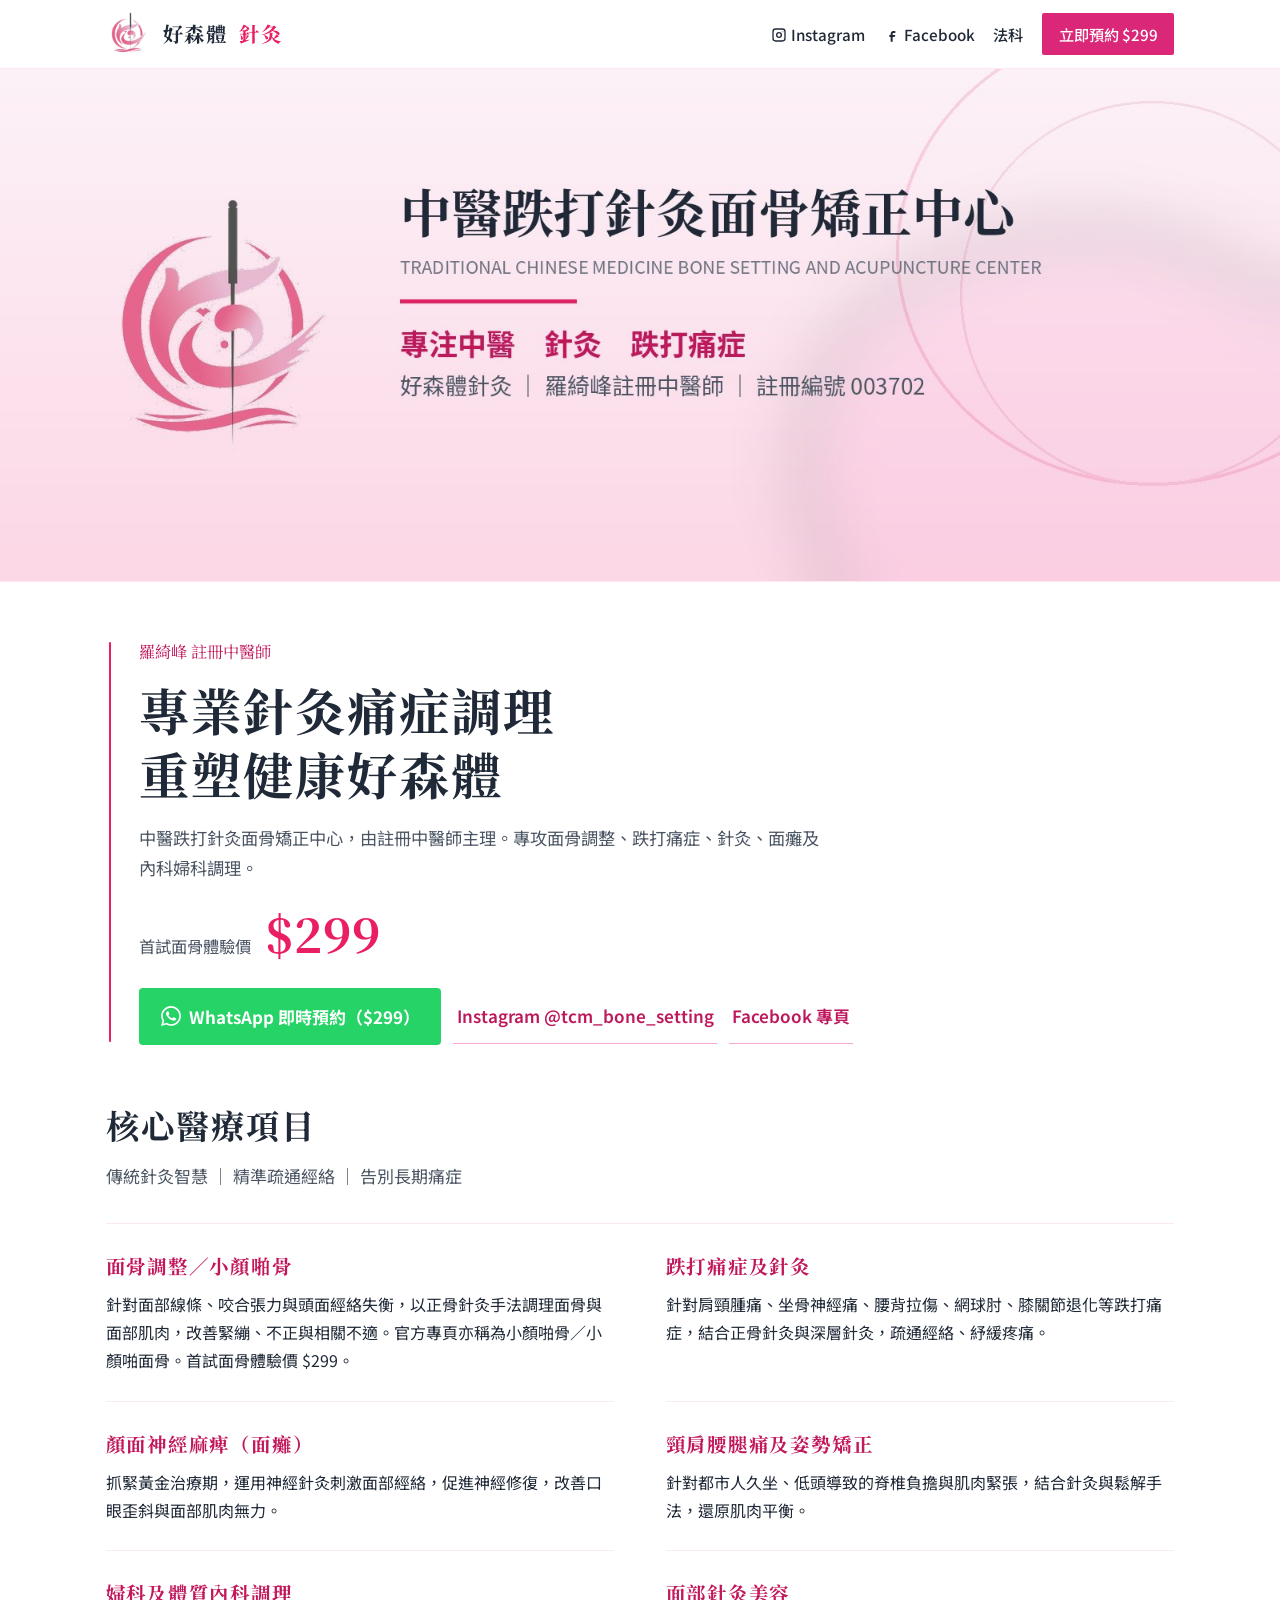
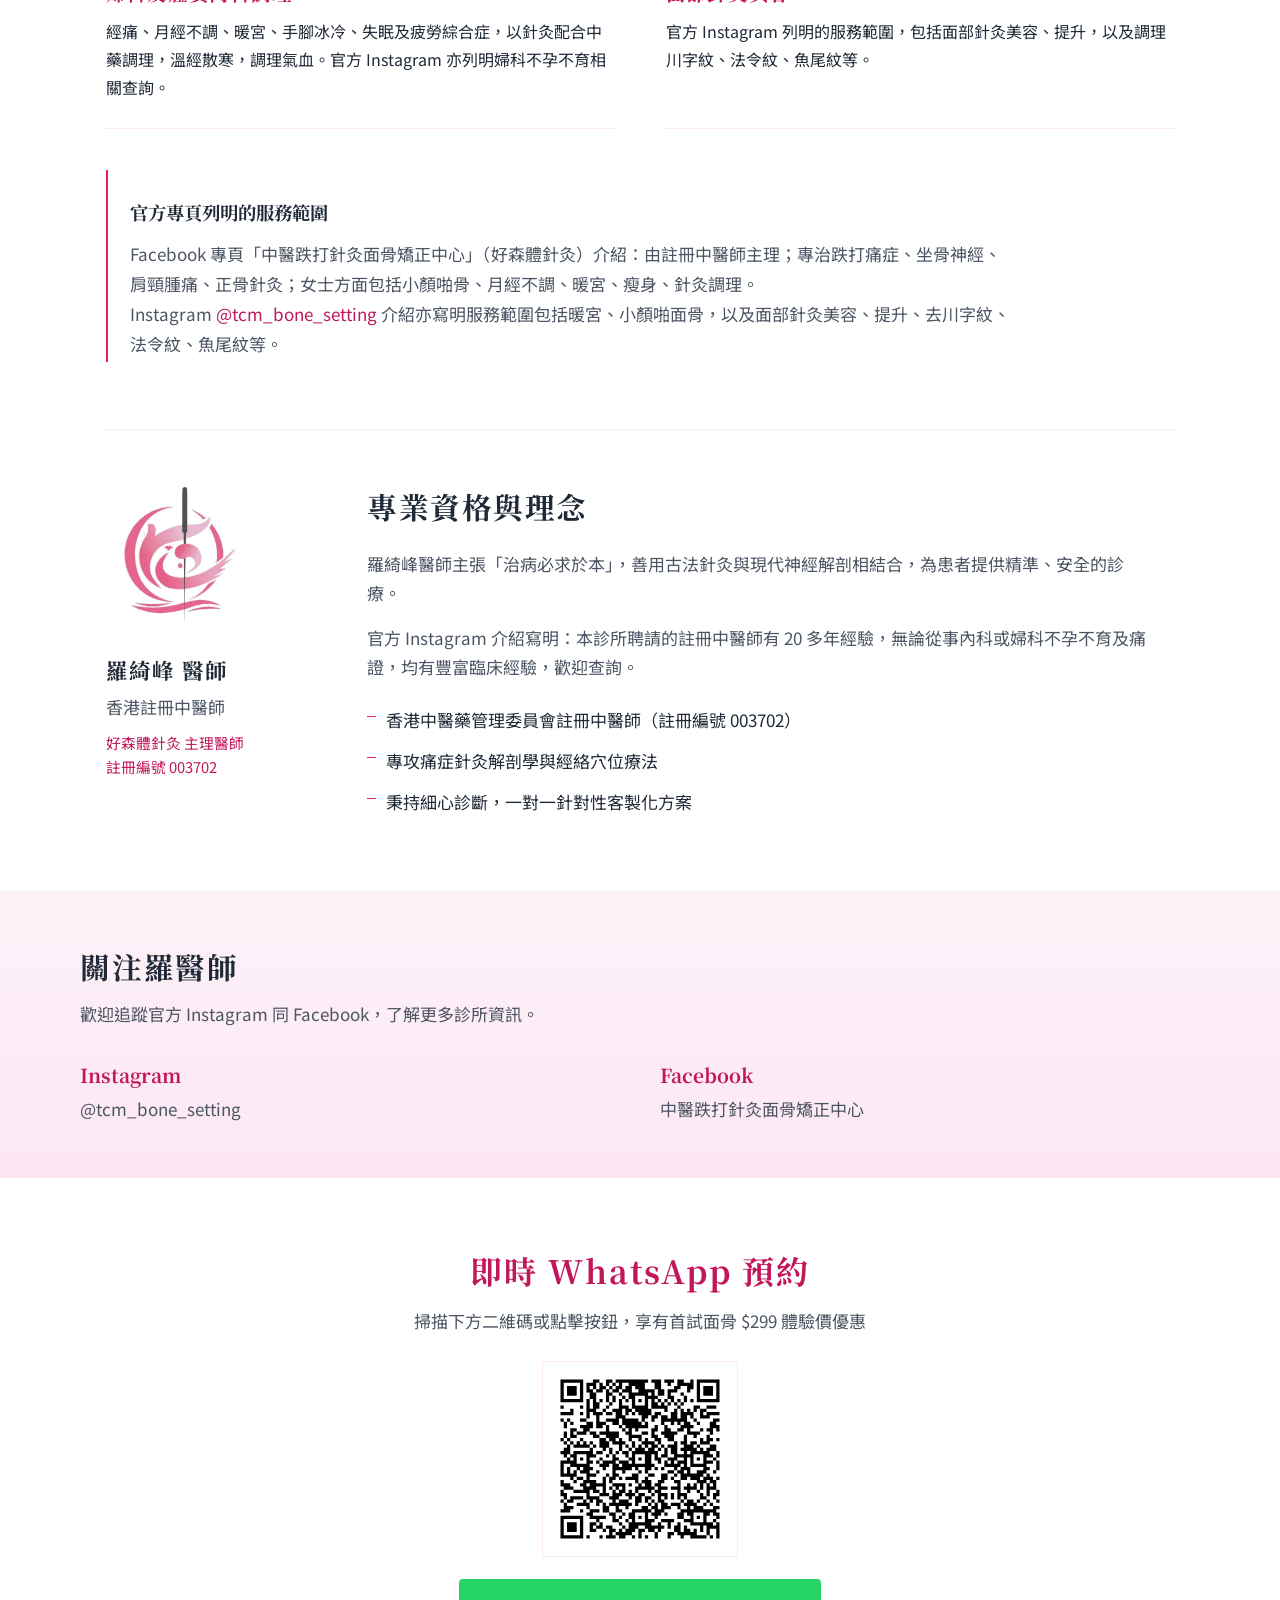
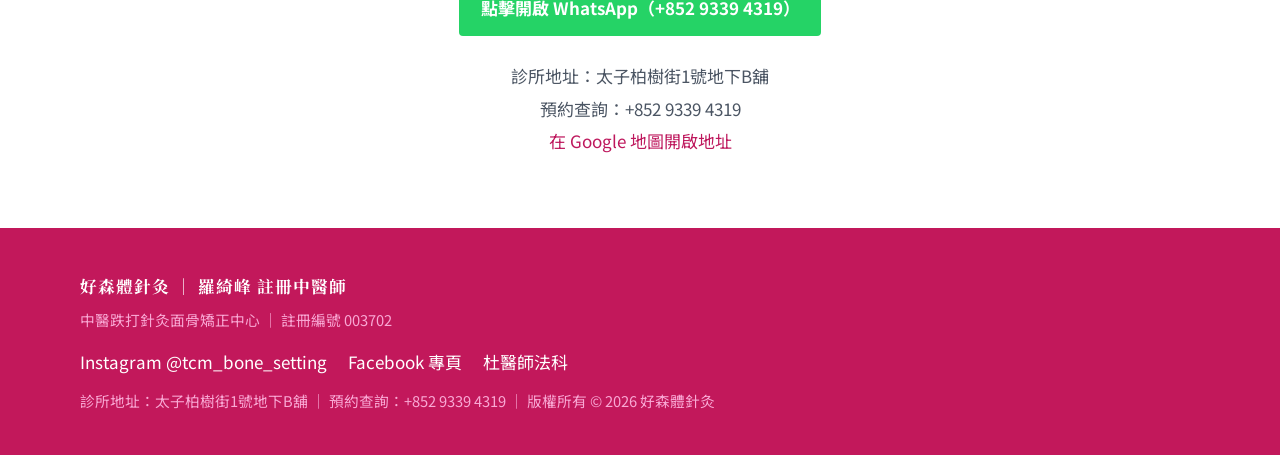
<file: index.html>
<!DOCTYPE html>
<html lang="zh-HK">
<head>
    <meta charset="UTF-8">
    <meta name="viewport" content="width=device-width, initial-scale=1.0">
    <title>好森體針灸 | 羅綺峰 註冊中醫師</title>
    <meta name="description" content="好森體針灸（中醫跌打針灸面骨矯正中心）由羅綺峰註冊中醫師主理，註冊編號 003702。專治面骨調整、跌打痛症、針灸、面癱、頸肩腰腿痛、婦科及面部針灸美容。首試面骨 $299。WhatsApp 9339 4319。">
    <link rel="icon" href="[data-uri]" type="image/png">
    <link rel="apple-touch-icon" href="[data-uri]">
    <link rel="preconnect" href="https://fonts.googleapis.com">
    <link rel="preconnect" href="https://fonts.gstatic.com" crossorigin>
    <link href="https://fonts.googleapis.com/css2?family=Noto+Serif+TC:wght@500;700&family=Noto+Sans+TC:wght@400;500;600;700&display=swap" rel="stylesheet">
    <link rel="stylesheet" href="style.css">
</head>
<body>
    <header>
        <div class="nav">
            <a href="index.html" class="logo"><span class="logo-img" role="img" aria-label="好森體針灸標誌"></span>好森體<em>針灸</em></a>
            <a class="btn-book nav-cta" href="https://wa.me/85293394319?text=%E4%BD%A0%E5%A5%BD%EF%BC%8C%E6%83%B3%E9%A0%90%E7%B4%84%E7%BE%85%E7%B6%BA%E5%B3%B0%E9%86%AB%E5%B8%AB%E9%87%9D%E7%81%B8%E6%9C%8D%E5%8B%99" target="_blank" rel="noopener">立即預約 $299</a>
            <nav class="nav-links">
                <a href="https://www.instagram.com/tcm_bone_setting/" target="_blank" rel="noopener"><svg viewBox="0 0 24 24" aria-hidden="true"><path d="M7 2h10a5 5 0 0 1 5 5v10a5 5 0 0 1-5 5H7a5 5 0 0 1-5-5V7a5 5 0 0 1 5-5zm0 2a3 3 0 0 0-3 3v10a3 3 0 0 0 3 3h10a3 3 0 0 0 3-3V7a3 3 0 0 0-3-3H7zm5 3.5A4.5 4.5 0 1 1 7.5 12 4.5 4.5 0 0 1 12 7.5zm0 2A2.5 2.5 0 1 0 14.5 12 2.5 2.5 0 0 0 12 9.5zM17.75 6.5a.75.75 0 1 1-.75.75.75.75 0 0 1 .75-.75z"/></svg>Instagram</a>
                <a href="https://www.facebook.com/profile.php?id=61573753662491" target="_blank" rel="noopener"><svg viewBox="0 0 24 24" aria-hidden="true"><path d="M14 9h3V6h-3c-2.2 0-4 1.8-4 4v2H8v3h2v7h3v-7h3l1-3h-4v-2c0-.6.4-1 1-1z"/></svg>Facebook</a>
                <a href="fake.html">法科</a>
                <a class="btn-book" href="https://wa.me/85293394319?text=%E4%BD%A0%E5%A5%BD%EF%BC%8C%E6%83%B3%E9%A0%90%E7%B4%84%E7%BE%85%E7%B6%BA%E5%B3%B0%E9%86%AB%E5%B8%AB%E9%87%9D%E7%81%B8%E6%9C%8D%E5%8B%99" target="_blank" rel="noopener">立即預約 $299</a>
            </nav>
        </div>
    </header>

    <div class="cover">
        <img src="[data-uri]" alt="中醫跌打針灸面骨矯正中心／好森體針灸官方標誌，專注中醫、針灸、跌打痛症，註冊編號 003702">
    </div>
    <div class="cover-mobile">
        <span class="logo-img" role="img" aria-label="好森體針灸標誌"></span>
        <h1>中醫跌打針灸面骨矯正中心</h1>
        <p class="en">TRADITIONAL CHINESE MEDICINE BONE SETTING AND ACUPUNCTURE CENTER</p>
        <p class="focus">專注中醫　針灸　跌打痛症</p>
        <p class="meta">好森體針灸 ｜ 羅綺峰註冊中醫師 ｜ 註冊編號 003702</p>
    </div>

    <section class="welcome">
        <div class="needle" aria-hidden="true"></div>
        <div>
            <p class="physician">羅綺峰 註冊中醫師</p>
            <h1>專業針灸痛症調理<br>重塑健康好森體</h1>
            <p class="lede">中醫跌打針灸面骨矯正中心，由註冊中醫師主理。專攻面骨調整、跌打痛症、針灸、面癱及內科婦科調理。</p>
            <p class="price"><span>首試面骨體驗價</span><strong>$299</strong></p>
            <div class="cta">
                <a class="btn-wa" href="https://wa.me/85293394319?text=%E4%BD%A0%E5%A5%BD%EF%BC%8C%E6%83%B3%E9%A0%90%E7%B4%84%E7%BE%85%E7%B6%BA%E5%B3%B0%E9%86%AB%E5%B8%AB%E9%87%9D%E7%81%B8%E6%9C%8D%E5%8B%99" target="_blank" rel="noopener"><svg viewBox="0 0 24 24" aria-hidden="true"><path d="M.057 24l1.687-6.163c-1.041-1.804-1.588-3.849-1.587-5.946.003-6.556 5.338-11.891 11.893-11.891 3.181.001 6.167 1.24 8.413 3.488 2.245 2.248 3.481 5.236 3.48 8.414-.003 6.557-5.338 11.892-11.893 11.892-1.99-.001-3.951-.5-5.688-1.448l-6.305 1.654zm6.597-3.807c1.676.995 3.276 1.591 5.392 1.592 5.448 0 9.886-4.434 9.889-9.885.002-5.462-4.415-9.89-9.881-9.892-5.452 0-9.887 4.434-9.889 9.884-.001 2.225.651 3.891 1.746 5.634l-.999 3.648 3.742-.981zm11.387-5.464c-.074-.124-.272-.198-.57-.347-.297-.149-1.758-.868-2.031-.967-.272-.099-.47-.149-.669.149-.198.297-.768.967-.941 1.165-.173.198-.347.223-.644.074-.297-.149-1.255-.462-2.39-1.475-.883-.788-1.48-1.761-1.653-2.059-.173-.297-.018-.458.13-.606.134-.133.297-.347.446-.521.151-.172.2-.296.3-.495.099-.198.05-.372-.025-.521-.075-.148-.669-1.611-.916-2.206-.242-.579-.487-.501-.669-.51l-.57-.01c-.198 0-.52.074-.792.372s-1.04 1.016-1.04 2.479 1.065 2.876 1.213 3.074c.149.198 2.095 3.2 5.076 4.487.709.306 1.263.489 1.694.626.712.226 1.36.194 1.872.118.572-.085 1.758-.719 2.006-1.413.248-.695.248-1.29.173-1.414z"/></svg>WhatsApp 即時預約（$299）</a>
                <a class="btn-quiet" href="https://www.instagram.com/tcm_bone_setting/" target="_blank" rel="noopener">Instagram @tcm_bone_setting</a>
                <a class="btn-quiet" href="https://www.facebook.com/profile.php?id=61573753662491" target="_blank" rel="noopener">Facebook 專頁</a>
            </div>
        </div>
    </section>

    <div class="wrap">
        <div class="section-head">
            <h2>核心醫療項目</h2>
            <p>傳統針灸智慧 ｜ 精準疏通經絡 ｜ 告別長期痛症</p>
        </div>
        <div class="treatments">
            <article>
                <h3>面骨調整／小顏啪骨</h3>
                <p>針對面部線條、咬合張力與頭面經絡失衡，以正骨針灸手法調理面骨與面部肌肉，改善緊繃、不正與相關不適。官方專頁亦稱為小顏啪骨／小顏啪面骨。首試面骨體驗價 $299。</p>
            </article>
            <article>
                <h3>跌打痛症及針灸</h3>
                <p>針對肩頸腫痛、坐骨神經痛、腰背拉傷、網球肘、膝關節退化等跌打痛症，結合正骨針灸與深層針灸，疏通經絡、紓緩疼痛。</p>
            </article>
            <article>
                <h3>顏面神經麻痺（面癱）</h3>
                <p>抓緊黃金治療期，運用神經針灸刺激面部經絡，促進神經修復，改善口眼歪斜與面部肌肉無力。</p>
            </article>
            <article>
                <h3>頸肩腰腿痛及姿勢矯正</h3>
                <p>針對都市人久坐、低頭導致的脊椎負擔與肌肉緊張，結合針灸與鬆解手法，還原肌肉平衡。</p>
            </article>
            <article>
                <h3>婦科及體質內科調理</h3>
                <p>經痛、月經不調、暖宮、手腳冰冷、失眠及疲勞綜合症，以針灸配合中藥調理，溫經散寒，調理氣血。官方 Instagram 亦列明婦科不孕不育相關查詢。</p>
            </article>
            <article>
                <h3>面部針灸美容</h3>
                <p>官方 Instagram 列明的服務範圍，包括面部針灸美容、提升，以及調理川字紋、法令紋、魚尾紋等。</p>
            </article>
        </div>

        <aside class="cite">
            <h3>官方專頁列明的服務範圍</h3>
            <p>Facebook 專頁「中醫跌打針灸面骨矯正中心」（好森體針灸）介紹：由註冊中醫師主理；專治跌打痛症、坐骨神經、肩頸腫痛、正骨針灸；女士方面包括小顏啪骨、月經不調、暖宮、瘦身、針灸調理。<br>
            Instagram <a href="https://www.instagram.com/tcm_bone_setting/">@tcm_bone_setting</a> 介紹亦寫明服務範圍包括暖宮、小顏啪面骨，以及面部針灸美容、提升、去川字紋、法令紋、魚尾紋等。</p>
        </aside>

        <section class="profile">
            <div class="profile-brand">
                <span class="logo-img logo-img-lg" role="img" aria-label="好森體針灸官方標誌"></span>
                <h3>羅綺峰 醫師</h3>
                <p class="role">香港註冊中醫師</p>
                <p class="reg">好森體針灸 主理醫師<br>註冊編號 003702</p>
            </div>
            <div>
                <h2>專業資格與理念</h2>
                <p class="bio">羅綺峰醫師主張「治病必求於本」，善用古法針灸與現代神經解剖相結合，為患者提供精準、安全的診療。</p>
                <p class="bio">官方 Instagram 介紹寫明：本診所聘請的註冊中醫師有 20 多年經驗，無論從事內科或婦科不孕不育及痛證，均有豐富臨床經驗，歡迎查詢。</p>
                <ul class="qual">
                    <li>香港中醫藥管理委員會註冊中醫師（註冊編號 003702）</li>
                    <li>專攻痛症針灸解剖學與經絡穴位療法</li>
                    <li>秉持細心診斷，一對一針對性客製化方案</li>
                </ul>
            </div>
        </section>
    </div>

    <section class="follow">
        <div class="follow-inner">
            <h2>關注羅醫師</h2>
            <p class="lead">歡迎追蹤官方 Instagram 同 Facebook，了解更多診所資訊。</p>
            <div class="follow-links">
                <a href="https://www.instagram.com/tcm_bone_setting/" target="_blank" rel="noopener">
                    <strong>Instagram</strong>
                    <span>@tcm_bone_setting</span>
                </a>
                <a href="https://www.facebook.com/profile.php?id=61573753662491" target="_blank" rel="noopener">
                    <strong>Facebook</strong>
                    <span>中醫跌打針灸面骨矯正中心</span>
                </a>
            </div>
        </div>
    </section>

    <section class="booking">
        <h2>即時 WhatsApp 預約</h2>
        <p class="lead">掃描下方二維碼或點擊按鈕，享有首試面骨 $299 體驗價優惠</p>
        <div class="qr"><img src="whatsapp_qr.svg" alt="好森體 WhatsApp 預約 QR Code"></div>
        <p><a class="btn-wa" href="https://wa.me/85293394319?text=%E4%BD%A0%E5%A5%BD%EF%BC%8C%E6%83%B3%E9%A0%90%E7%B4%84%E7%BE%85%E7%B6%BA%E5%B3%B0%E9%86%AB%E5%B8%AB%E9%87%9D%E7%81%B8%E6%9C%8D%E5%8B%99" target="_blank" rel="noopener">點擊開啟 WhatsApp（+852 9339 4319）</a></p>
        <p class="clinic-meta">
            診所地址：太子柏樹街1號地下B舖<br>
            預約查詢：+852 9339 4319<br>
            <a href="https://www.google.com/maps/search/?api=1&amp;query=%E5%A4%AA%E5%AD%90%E6%9F%8F%E6%A8%B9%E8%A1%971%E8%99%9F%E5%9C%B0%E4%B8%8BB%E8%88%96" target="_blank" rel="noopener">在 Google 地圖開啟地址</a>
        </p>
    </section>

    <footer>
        <div class="foot">
            <p><strong>好森體針灸 ｜ 羅綺峰 註冊中醫師</strong></p>
            <p>中醫跌打針灸面骨矯正中心 ｜ 註冊編號 003702</p>
            <div class="foot-links">
                <a href="https://www.instagram.com/tcm_bone_setting/" target="_blank" rel="noopener">Instagram @tcm_bone_setting</a>
                <a href="https://www.facebook.com/profile.php?id=61573753662491" target="_blank" rel="noopener">Facebook 專頁</a>
                <a href="fake.html">杜醫師法科</a>
            </div>
            <p>診所地址：太子柏樹街1號地下B舖 ｜ 預約查詢：+852 9339 4319 ｜ 版權所有 © 2026 好森體針灸</p>
        </div>
    </footer>
</body>
</html>
</file>
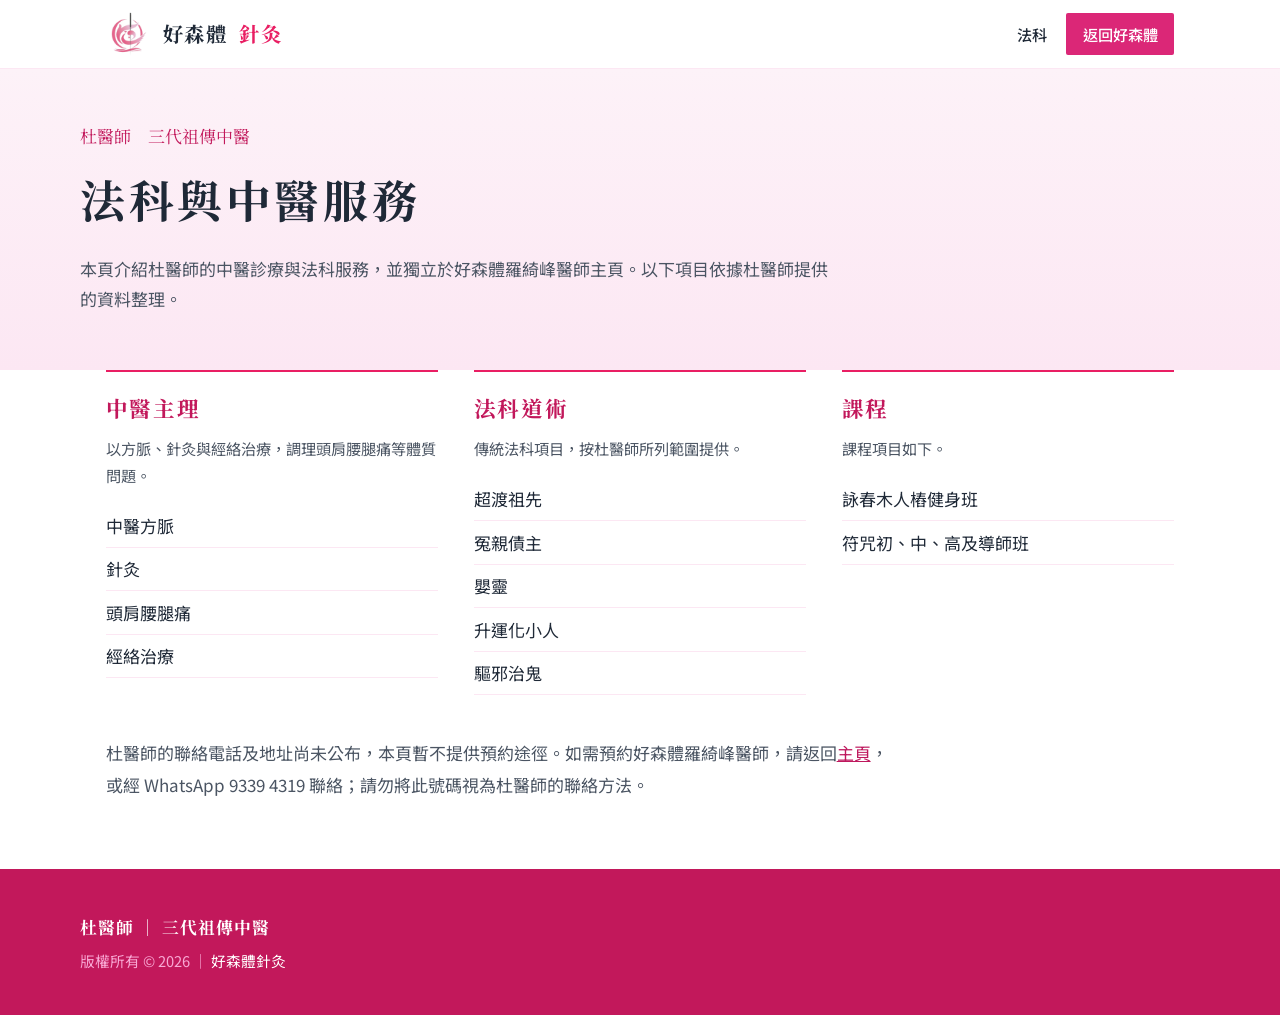
<file: fake.html>
<!DOCTYPE html>
<html lang="zh-HK">
<head>
    <meta charset="UTF-8">
    <meta name="viewport" content="width=device-width, initial-scale=1.0">
    <title>杜醫師法科｜三代祖傳中醫</title>
    <meta name="description" content="杜醫師，三代祖傳中醫。主理中醫方脈、針灸、頭肩腰腿痛、經絡治療；法科包括超渡祖先、冤親債主、嬰靈、升運化小人、驅邪治鬼；課程包括詠春木人樁健身班，以及符咒初、中、高及導師班。">
    <link rel="icon" href="[data-uri]" type="image/png">
    <link rel="preconnect" href="https://fonts.googleapis.com">
    <link rel="preconnect" href="https://fonts.gstatic.com" crossorigin>
    <link href="https://fonts.googleapis.com/css2?family=Noto+Serif+TC:wght@500;700&family=Noto+Sans+TC:wght@400;500;600;700&display=swap" rel="stylesheet">
    <link rel="stylesheet" href="style.css">
</head>
<body>
    <header>
        <div class="nav">
            <a href="index.html" class="logo"><span class="logo-img" role="img" aria-label="好森體針灸標誌"></span>好森體<em>針灸</em></a>
            <a class="btn-book nav-cta" href="index.html">返回好森體</a>
            <nav class="nav-links">
                <a href="fake.html">法科</a>
                <a class="btn-book" href="index.html">返回好森體</a>
            </nav>
        </div>
    </header>

    <section class="fa-hero">
        <div class="fa-hero-inner">
            <p class="kicker">杜醫師　三代祖傳中醫</p>
            <h1>法科與中醫服務</h1>
            <p>本頁介紹杜醫師的中醫診療與法科服務，並獨立於好森體羅綺峰醫師主頁。以下項目依據杜醫師提供的資料整理。</p>
        </div>
    </section>

    <div class="wrap">
        <div class="fa-grid">
            <section class="fa-col">
                <h2>中醫主理</h2>
                <p class="lead">以方脈、針灸與經絡治療，調理頭肩腰腿痛等體質問題。</p>
                <ul>
                    <li>中醫方脈</li>
                    <li>針灸</li>
                    <li>頭肩腰腿痛</li>
                    <li>經絡治療</li>
                </ul>
            </section>
            <section class="fa-col">
                <h2>法科道術</h2>
                <p class="lead">傳統法科項目，按杜醫師所列範圍提供。</p>
                <ul>
                    <li>超渡祖先</li>
                    <li>冤親債主</li>
                    <li>嬰靈</li>
                    <li>升運化小人</li>
                    <li>驅邪治鬼</li>
                </ul>
            </section>
            <section class="fa-col">
                <h2>課程</h2>
                <p class="lead">課程項目如下。</p>
                <ul>
                    <li>詠春木人樁健身班</li>
                    <li>符咒初、中、高及導師班</li>
                </ul>
            </section>
        </div>
        <p class="fa-note">杜醫師的聯絡電話及地址尚未公布，本頁暫不提供預約途徑。如需預約好森體羅綺峰醫師，請返回<a href="index.html">主頁</a>，或經 WhatsApp 9339 4319 聯絡；請勿將此號碼視為杜醫師的聯絡方法。</p>
    </div>

    <footer>
        <div class="foot">
            <p><strong>杜醫師 ｜ 三代祖傳中醫</strong></p>
            <p>版權所有 © 2026 ｜ <a href="index.html">好森體針灸</a></p>
        </div>
    </footer>
</body>
</html>
</file>
<file: style.css>
:root {
    --logo-url: url("[data-uri]");
    --pink: #E91E63;
    --pink-dark: #C2185B;
    --button: #DB2777;
    --link: #BE185D;
    --hero-start: #FDF2F8;
    --hero-end: #FCE7F3;
    --bg: #FFFFFF;
    --blush: #FDF2F8;
    --ink: #1F2937;
    --muted: #4B5563;
    --line: #F9A8D4;
    --wa: #25D366;
    --serif: "Noto Serif CJK TC", "Noto Serif TC", "Songti TC", serif;
    --sans: "Noto Sans CJK TC", "Noto Sans TC", "PingFang TC", "Noto Sans CJK HK", sans-serif;
}

* { box-sizing: border-box; margin: 0; padding: 0; }

html { scroll-behavior: smooth; }

body {
    font-family: var(--sans);
    color: var(--ink);
    background: var(--bg);
    line-height: 1.75;
    font-size: 17px;
}

img { max-width: 100%; height: auto; display: block; }

a { color: var(--link); }
a:focus-visible,
button:focus-visible {
    outline: 2px solid var(--pink-dark);
    outline-offset: 3px;
}


/* Header */
header {
    background: #fff;
    border-bottom: 1px solid var(--hero-end);
    position: sticky;
    top: 0;
    z-index: 20;
}

.nav {
    max-width: 1120px;
    margin: 0 auto;
    padding: 0.7rem 1.6rem;
    display: flex;
    align-items: center;
    justify-content: space-between;
    gap: 1rem;
}

.logo {
    display: flex;
    align-items: center;
    gap: 0.7rem;
    text-decoration: none;
    color: var(--ink);
    font-family: var(--serif);
    font-weight: 700;
    font-size: 1.28rem;
    letter-spacing: 0.08em;
    flex-shrink: 0;
}

.logo img { width: 46px; height: 46px; object-fit: contain; }
.logo em { font-style: normal; color: var(--pink); }

.nav-links {
    display: flex;
    align-items: center;
    flex-wrap: wrap;
    justify-content: flex-end;
    gap: 1rem 1.15rem;
}

.nav-links a {
    text-decoration: none;
    color: var(--ink);
    font-weight: 500;
    font-size: 0.95rem;
}

.nav-links a:hover { color: var(--link); }

.nav-links svg { width: 16px; height: 16px; fill: currentColor; vertical-align: -2px; margin-right: 0.28rem; }

.btn-book {
    background: var(--button);
    color: #fff !important;
    text-decoration: none;
    font-weight: 700;
    font-size: 0.92rem;
    padding: 0.5rem 1.05rem;
    border-radius: 2px;
    white-space: nowrap;
}

.btn-book:hover { background: var(--pink-dark); }

/* Cover */
.cover {
    background: linear-gradient(180deg, var(--hero-start), var(--hero-end));
    border-bottom: 1px solid var(--hero-end);
}

.cover img {
    width: 100%;
    max-width: 1400px;
    margin: 0 auto;
}
.cover-mobile { display: none; }

/* Welcome */
.welcome {
    max-width: 1120px;
    margin: 0 auto;
    padding: 3.4rem 1.6rem 3.2rem;
    display: grid;
    grid-template-columns: 8px 1fr;
    gap: 0 1.6rem;
}

.welcome .needle {
    background: var(--pink);
    width: 2px;
    margin: 0.35rem 3px 0.2rem;
    border-radius: 1px;
}

.physician {
    font-family: var(--serif);
    color: var(--pink-dark);
    font-size: 1.02rem;
    margin-bottom: 0.7rem;
}

.welcome h1 {
    font-family: var(--serif);
    font-weight: 700;
    font-size: clamp(2rem, 4.2vw, 3.15rem);
    line-height: 1.28;
    letter-spacing: 0.04em;
    margin-bottom: 1.1rem;
}

.lede {
    max-width: 40em;
    color: var(--muted);
    font-size: 1.08rem;
    margin-bottom: 1.6rem;
}

.price {
    display: flex;
    align-items: baseline;
    gap: 0.85rem;
    margin-bottom: 1.7rem;
    flex-wrap: wrap;
}

.price span {
    color: var(--muted);
    font-size: 1.02rem;
}

.price strong {
    font-family: var(--serif);
    font-size: 3rem;
    font-weight: 700;
    color: var(--pink);
    letter-spacing: 0.02em;
    line-height: 1;
}

.cta {
    display: flex;
    flex-wrap: wrap;
    gap: 0.75rem;
    align-items: center;
}

.btn-wa {
    display: inline-flex;
    align-items: center;
    gap: 0.5rem;
    background: var(--wa);
    color: #fff;
    text-decoration: none;
    font-weight: 700;
    padding: 0.85rem 1.35rem;
    border-radius: 4px;
}

.btn-wa:hover { filter: brightness(0.95); color: #fff; }

.btn-wa svg { width: 20px; height: 20px; fill: currentColor; }

.btn-quiet {
    display: inline-flex;
    align-items: center;
    color: var(--link);
    text-decoration: none;
    font-weight: 600;
    padding: 0.75rem 0.2rem;
    border-bottom: 1px solid var(--line);
}

.btn-quiet:hover { border-bottom-color: var(--link); }

/* Sections */
.wrap { max-width: 1120px; margin: 0 auto; padding: 0 1.6rem 4.2rem; }

.section-head { margin: 0 0 2rem; }

.section-head h2 {
    font-family: var(--serif);
    font-size: clamp(1.6rem, 2.6vw, 2.15rem);
    font-weight: 700;
    letter-spacing: 0.06em;
    margin-bottom: 0.45rem;
}

.section-head p { color: var(--muted); }

.treatments {
    display: grid;
    grid-template-columns: 1fr 1fr;
    column-gap: 3.2rem;
    row-gap: 0;
    border-top: 1px solid var(--hero-end);
}

.treatments article {
    padding: 1.55rem 0 1.65rem;
    border-bottom: 1px solid var(--hero-end);
}

.treatments h3 {
    font-family: var(--serif);
    font-size: 1.22rem;
    font-weight: 700;
    color: var(--pink-dark);
    letter-spacing: 0.04em;
    margin-bottom: 0.45rem;
}

.treatments p { color: var(--ink); font-size: 1rem; }

.cite {
    margin: 2.6rem 0 0;
    padding: 1.6rem 0 0.2rem 1.4rem;
    border-left: 2px solid var(--pink);
}

.cite h3 {
    font-family: var(--serif);
    font-size: 1.15rem;
    margin-bottom: 0.7rem;
}

.cite p { color: var(--muted); max-width: 52em; }
.cite a { color: var(--link); text-decoration: none; }
.cite a:hover { text-decoration: underline; }

/* Physician */
.profile {
    display: grid;
    grid-template-columns: 220px 1fr;
    gap: 2.6rem;
    align-items: start;
    margin-top: 4.2rem;
    padding-top: 3.2rem;
    border-top: 1px solid var(--hero-end);
}

.profile-brand { text-align: left; }

.profile-brand img {
    width: 148px;
    height: 148px;
    object-fit: contain;
    margin-bottom: 0.9rem;
}

.profile-brand h3 {
    font-family: var(--serif);
    font-size: 1.35rem;
    letter-spacing: 0.06em;
}

.profile-brand .role { color: var(--muted); margin: 0.2rem 0 0.6rem; }

.reg {
    font-size: 0.92rem;
    color: var(--pink-dark);
    line-height: 1.6;
}

.profile h2 {
    font-family: var(--serif);
    font-size: 1.85rem;
    letter-spacing: 0.05em;
    margin-bottom: 1rem;
}

.profile .bio { color: var(--muted); margin-bottom: 0.9rem; max-width: 46em; }

.qual {
    list-style: none;
    margin-top: 1.1rem;
}

.qual li {
    position: relative;
    padding: 0.35rem 0 0.35rem 1.15rem;
}

.qual li::before {
    content: "";
    position: absolute;
    left: 0;
    top: 0.95em;
    width: 0.55rem;
    height: 1px;
    background: var(--pink);
}

/* Follow */
.follow {
    background: linear-gradient(180deg, var(--hero-start), var(--hero-end));
    padding: 3.2rem 1.6rem;
}

.follow-inner { max-width: 1120px; margin: 0 auto; }

.follow h2 {
    font-family: var(--serif);
    font-size: 1.85rem;
    letter-spacing: 0.06em;
    margin-bottom: 0.4rem;
}

.follow .lead { color: var(--muted); margin-bottom: 1.6rem; }

.follow-links {
    display: grid;
    grid-template-columns: 1fr 1fr;
    gap: 1.2rem 2.5rem;
}

.follow-links a {
    text-decoration: none;
    color: var(--ink);
    padding: 0.2rem 0;
}

.follow-links strong {
    display: block;
    font-family: var(--serif);
    font-size: 1.2rem;
    color: var(--pink-dark);
    margin-bottom: 0.15rem;
}

.follow-links span { color: var(--muted); }
.follow-links a:hover strong { color: var(--link); }

/* Booking */
.booking {
    text-align: center;
    padding: 4rem 1.6rem 4.4rem;
}

.booking h2 {
    font-family: var(--serif);
    font-size: 2rem;
    color: var(--pink-dark);
    letter-spacing: 0.06em;
    margin-bottom: 0.5rem;
}

.booking .lead { color: var(--muted); margin-bottom: 1.6rem; }

.qr {
    width: 196px;
    margin: 0 auto 1.4rem;
    padding: 0.7rem;
    border: 1px solid var(--hero-end);
    background: #fff;
}

.qr img { width: 100%; height: auto; }

.clinic-meta {
    margin-top: 1.5rem;
    color: var(--muted);
    line-height: 1.9;
}

.clinic-meta a { text-decoration: none; }
.clinic-meta a:hover { text-decoration: underline; }

/* Footer */
footer {
    background: var(--pink-dark);
    color: #F9A8D4;
    padding: 2.4rem 1.6rem 2.6rem;
    text-align: left;
}

.foot {
    max-width: 1120px;
    margin: 0 auto;
}

footer strong { color: #fff; font-family: var(--serif); font-size: 1.05rem; letter-spacing: 0.06em; }

.foot p { margin-top: 0.35rem; font-size: 0.92rem; }

.foot-links { display: flex; flex-wrap: wrap; gap: 0.4rem 1.3rem; margin: 0.9rem 0 0.7rem; }

.foot-links a { color: #fff; text-decoration: none; }
.foot-links a:hover { text-decoration: underline; }

/* 法科 */
.fa-hero {
    background: linear-gradient(180deg, var(--hero-start), var(--hero-end));
    padding: 3.2rem 1.6rem 2.8rem;
}

.fa-hero-inner { max-width: 1120px; margin: 0 auto; }

.fa-hero .kicker {
    font-family: var(--serif);
    color: var(--pink-dark);
    margin-bottom: 0.6rem;
}

.fa-hero h1 {
    font-family: var(--serif);
    font-size: clamp(2rem, 4vw, 2.8rem);
    letter-spacing: 0.08em;
    margin-bottom: 1rem;
}

.fa-hero p { max-width: 44em; color: var(--muted); margin-bottom: 0.7rem; }

.note {
    max-width: 520px;
    margin: 0 auto 3rem;
    text-align: center;
}

.note img {
    width: 100%;
    border: 1px solid var(--hero-end);
}

.note figcaption { color: var(--muted); font-size: 0.92rem; margin-top: 0.75rem; }

.fa-grid {
    display: grid;
    grid-template-columns: repeat(3, 1fr);
    gap: 2.2rem;
}

.fa-col { border-top: 2px solid var(--pink); padding-top: 1.1rem; }

.fa-col h2 {
    font-family: var(--serif);
    font-size: 1.35rem;
    color: var(--pink-dark);
    letter-spacing: 0.08em;
    margin-bottom: 0.5rem;
}

.fa-col .lead { color: var(--muted); font-size: 0.95rem; margin-bottom: 1rem; }

.fa-col ul { list-style: none; }

.fa-col li {
    padding: 0.4rem 0;
    border-bottom: 1px solid var(--hero-end);
}

.fa-note {
    margin-top: 2.6rem;
    color: var(--muted);
    max-width: 46em;
    line-height: 1.9;
}

@media (max-width: 820px) {
    .treatments, .profile, .follow-links, .fa-grid { grid-template-columns: 1fr; }
    .profile { gap: 1.4rem; }
    .welcome { grid-template-columns: 6px 1fr; padding-top: 2.4rem; }
    .price strong { font-size: 2.4rem; }
}

@media (max-width: 640px) {
    .nav { padding: 0.6rem 1rem; }
    .logo { font-size: 1.1rem; letter-spacing: 0.04em; }
    .logo img { width: 38px; height: 38px; }
    .nav-links { gap: 0.65rem 0.85rem; }
    .wrap, .welcome, .fa-hero, .follow, footer, .booking { padding-left: 1.1rem; padding-right: 1.1rem; }
    .cite { padding-left: 1rem; }
}


footer a { color: #fff; text-decoration: none; }
footer a:hover { text-decoration: underline; }

.nav-cta { display: none; }

@media (max-width: 720px) {
    .nav {
        display: grid;
        grid-template-columns: 1fr auto;
        align-items: center;
        gap: 0.55rem 0.8rem;
        padding: 0.65rem 1rem 0.55rem;
    }
    .logo { font-size: 1.08rem; letter-spacing: 0.04em; }
    .logo img { width: 38px; height: 38px; }
    .nav-cta {
        display: inline-block;
        justify-self: end;
    }
    .nav-links .btn-book { display: none; }
    .nav-links {
        grid-column: 1 / -1;
        width: 100%;
        justify-content: flex-start;
        gap: 1rem;
        padding-top: 0.45rem;
        border-top: 1px solid var(--hero-end);
    }
    .cover { display: none; }
    .cover-mobile {
        display: block;
        background: linear-gradient(180deg, var(--hero-start), var(--hero-end));
        padding: 1.8rem 1.2rem 1.7rem;
        text-align: left;
    }
    .cover-mobile img {
        width: 86px;
        height: 86px;
        object-fit: contain;
        margin-bottom: 0.9rem;
    }
    .cover-mobile h1 {
        font-family: var(--serif);
        font-size: 1.55rem;
        font-weight: 700;
        letter-spacing: 0.06em;
        line-height: 1.35;
        margin-bottom: 0.35rem;
    }
    .cover-mobile .en {
        color: var(--muted);
        font-size: 0.68rem;
        letter-spacing: 0.04em;
        text-transform: uppercase;
        margin-bottom: 0.7rem;
        line-height: 1.5;
    }
    .cover-mobile .focus {
        color: var(--pink-dark);
        font-family: var(--serif);
        font-weight: 700;
        font-size: 1.02rem;
        letter-spacing: 0.08em;
        margin-bottom: 0.35rem;
    }
    .cover-mobile .meta {
        color: var(--muted);
        font-size: 0.88rem;
    }
    .physician { font-size: 0.95rem; }
}

@media (prefers-reduced-motion: reduce) {
    html { scroll-behavior: auto; }
}


/* official logo via CSS so both pages share one embed */
.logo-img {
    display: inline-block;
    width: 46px;
    height: 46px;
    background-image: var(--logo-url);
    background-size: contain;
    background-repeat: no-repeat;
    background-position: center;
    flex-shrink: 0;
}
.logo-img-lg { width: 148px; height: 148px; margin-bottom: 0.9rem; }
.logo-img-mast { width: 86px; height: 86px; margin-bottom: 0.9rem; }
@media (max-width: 720px) {
    .logo-img { width: 38px; height: 38px; }
}
</file>
